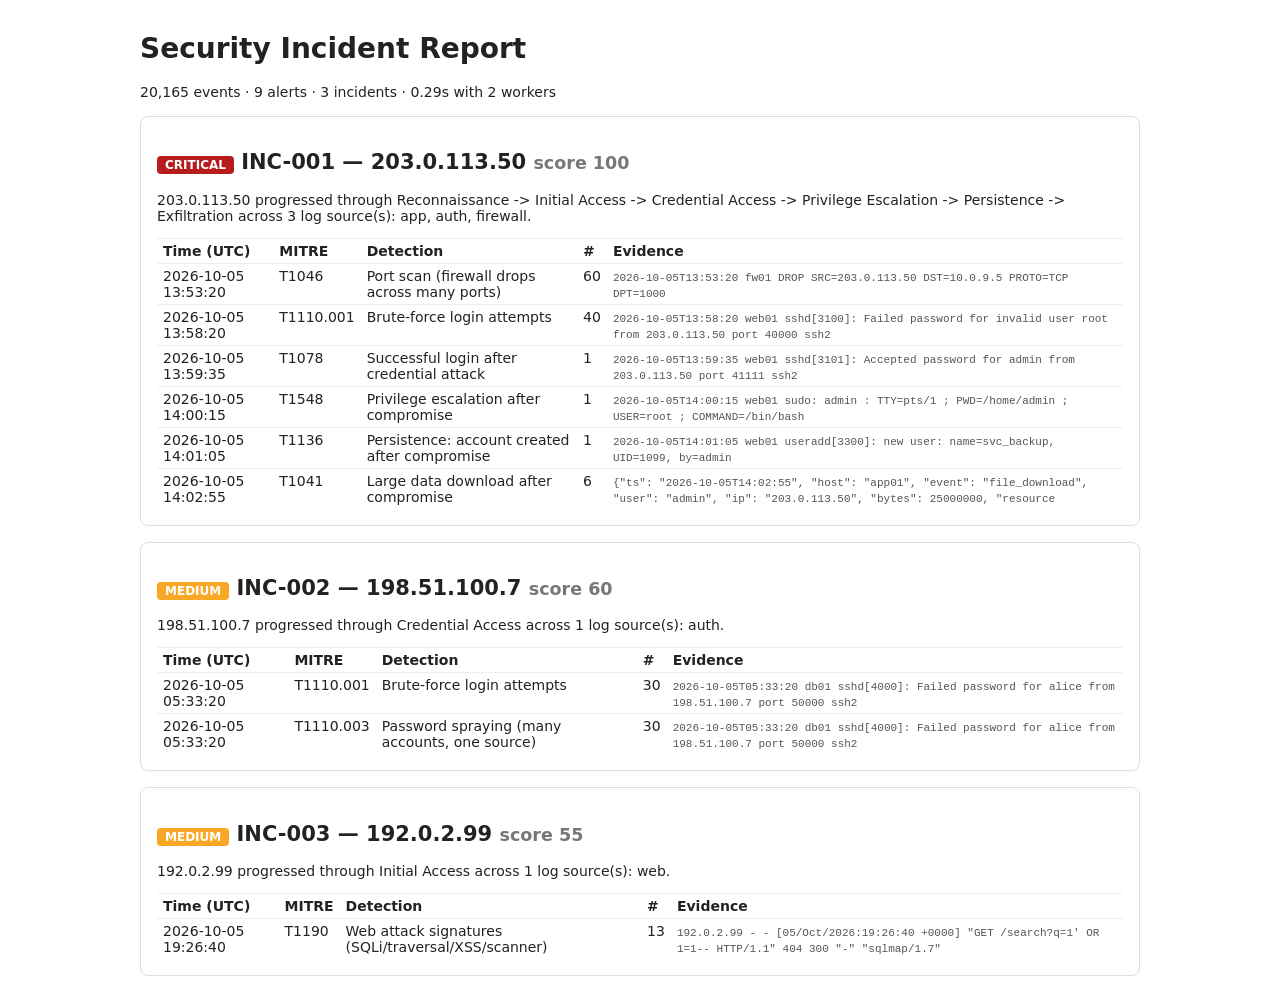
<file: siem/report.html>
<!doctype html><meta charset=utf-8><title>Mini-SIEM report</title>
<style>body{font:14px system-ui;margin:2rem auto;max-width:1000px;color:#222}
section{border:1px solid #ddd;border-radius:8px;padding:1rem;margin:1rem 0}
.b{color:#fff;padding:2px 8px;border-radius:4px;font-size:12px}
table{border-collapse:collapse;width:100%}td,th{border-top:1px solid #eee;padding:4px 6px;
text-align:left;vertical-align:top}code{font-size:11px;color:#555}small{color:#777}</style>
<h1>Security Incident Report</h1>
<p>20,165 events &middot; 9 alerts &middot; 3 incidents
&middot; 0.29s with 2 workers</p>
<section><h2><span class=b style='background:#b71c1c'>CRITICAL</span> INC-001 &mdash; 203.0.113.50 <small>score 100</small></h2><p>203.0.113.50 progressed through Reconnaissance -&gt; Initial Access -&gt; Credential Access -&gt; Privilege Escalation -&gt; Persistence -&gt; Exfiltration across 3 log source(s): app, auth, firewall.</p><table><tr><th>Time (UTC)</th><th>MITRE</th><th>Detection</th><th>#</th><th>Evidence</th></tr><tr><td>2026-10-05 13:53:20</td><td>T1046</td><td>Port scan (firewall drops across many ports)</td><td>60</td><td><code>2026-10-05T13:53:20 fw01 DROP SRC=203.0.113.50 DST=10.0.9.5 PROTO=TCP DPT=1000</code></td></tr><tr><td>2026-10-05 13:58:20</td><td>T1110.001</td><td>Brute-force login attempts</td><td>40</td><td><code>2026-10-05T13:58:20 web01 sshd[3100]: Failed password for invalid user root from 203.0.113.50 port 40000 ssh2</code></td></tr><tr><td>2026-10-05 13:59:35</td><td>T1078</td><td>Successful login after credential attack</td><td>1</td><td><code>2026-10-05T13:59:35 web01 sshd[3101]: Accepted password for admin from 203.0.113.50 port 41111 ssh2</code></td></tr><tr><td>2026-10-05 14:00:15</td><td>T1548</td><td>Privilege escalation after compromise</td><td>1</td><td><code>2026-10-05T14:00:15 web01 sudo: admin : TTY=pts/1 ; PWD=/home/admin ; USER=root ; COMMAND=/bin/bash</code></td></tr><tr><td>2026-10-05 14:01:05</td><td>T1136</td><td>Persistence: account created after compromise</td><td>1</td><td><code>2026-10-05T14:01:05 web01 useradd[3300]: new user: name=svc_backup, UID=1099, by=admin</code></td></tr><tr><td>2026-10-05 14:02:55</td><td>T1041</td><td>Large data download after compromise</td><td>6</td><td><code>{&quot;ts&quot;: &quot;2026-10-05T14:02:55&quot;, &quot;host&quot;: &quot;app01&quot;, &quot;event&quot;: &quot;file_download&quot;, &quot;user&quot;: &quot;admin&quot;, &quot;ip&quot;: &quot;203.0.113.50&quot;, &quot;bytes&quot;: 25000000, &quot;resource</code></td></tr></table></section><section><h2><span class=b style='background:#f9a825'>MEDIUM</span> INC-002 &mdash; 198.51.100.7 <small>score 60</small></h2><p>198.51.100.7 progressed through Credential Access across 1 log source(s): auth.</p><table><tr><th>Time (UTC)</th><th>MITRE</th><th>Detection</th><th>#</th><th>Evidence</th></tr><tr><td>2026-10-05 05:33:20</td><td>T1110.001</td><td>Brute-force login attempts</td><td>30</td><td><code>2026-10-05T05:33:20 db01 sshd[4000]: Failed password for alice from 198.51.100.7 port 50000 ssh2</code></td></tr><tr><td>2026-10-05 05:33:20</td><td>T1110.003</td><td>Password spraying (many accounts, one source)</td><td>30</td><td><code>2026-10-05T05:33:20 db01 sshd[4000]: Failed password for alice from 198.51.100.7 port 50000 ssh2</code></td></tr></table></section><section><h2><span class=b style='background:#f9a825'>MEDIUM</span> INC-003 &mdash; 192.0.2.99 <small>score 55</small></h2><p>192.0.2.99 progressed through Initial Access across 1 log source(s): web.</p><table><tr><th>Time (UTC)</th><th>MITRE</th><th>Detection</th><th>#</th><th>Evidence</th></tr><tr><td>2026-10-05 19:26:40</td><td>T1190</td><td>Web attack signatures (SQLi/traversal/XSS/scanner)</td><td>13</td><td><code>192.0.2.99 - - [05/Oct/2026:19:26:40 +0000] &quot;GET /search?q=1&#x27; OR 1=1-- HTTP/1.1&quot; 404 300 &quot;-&quot; &quot;sqlmap/1.7&quot;</code></td></tr></table></section>
</file>
